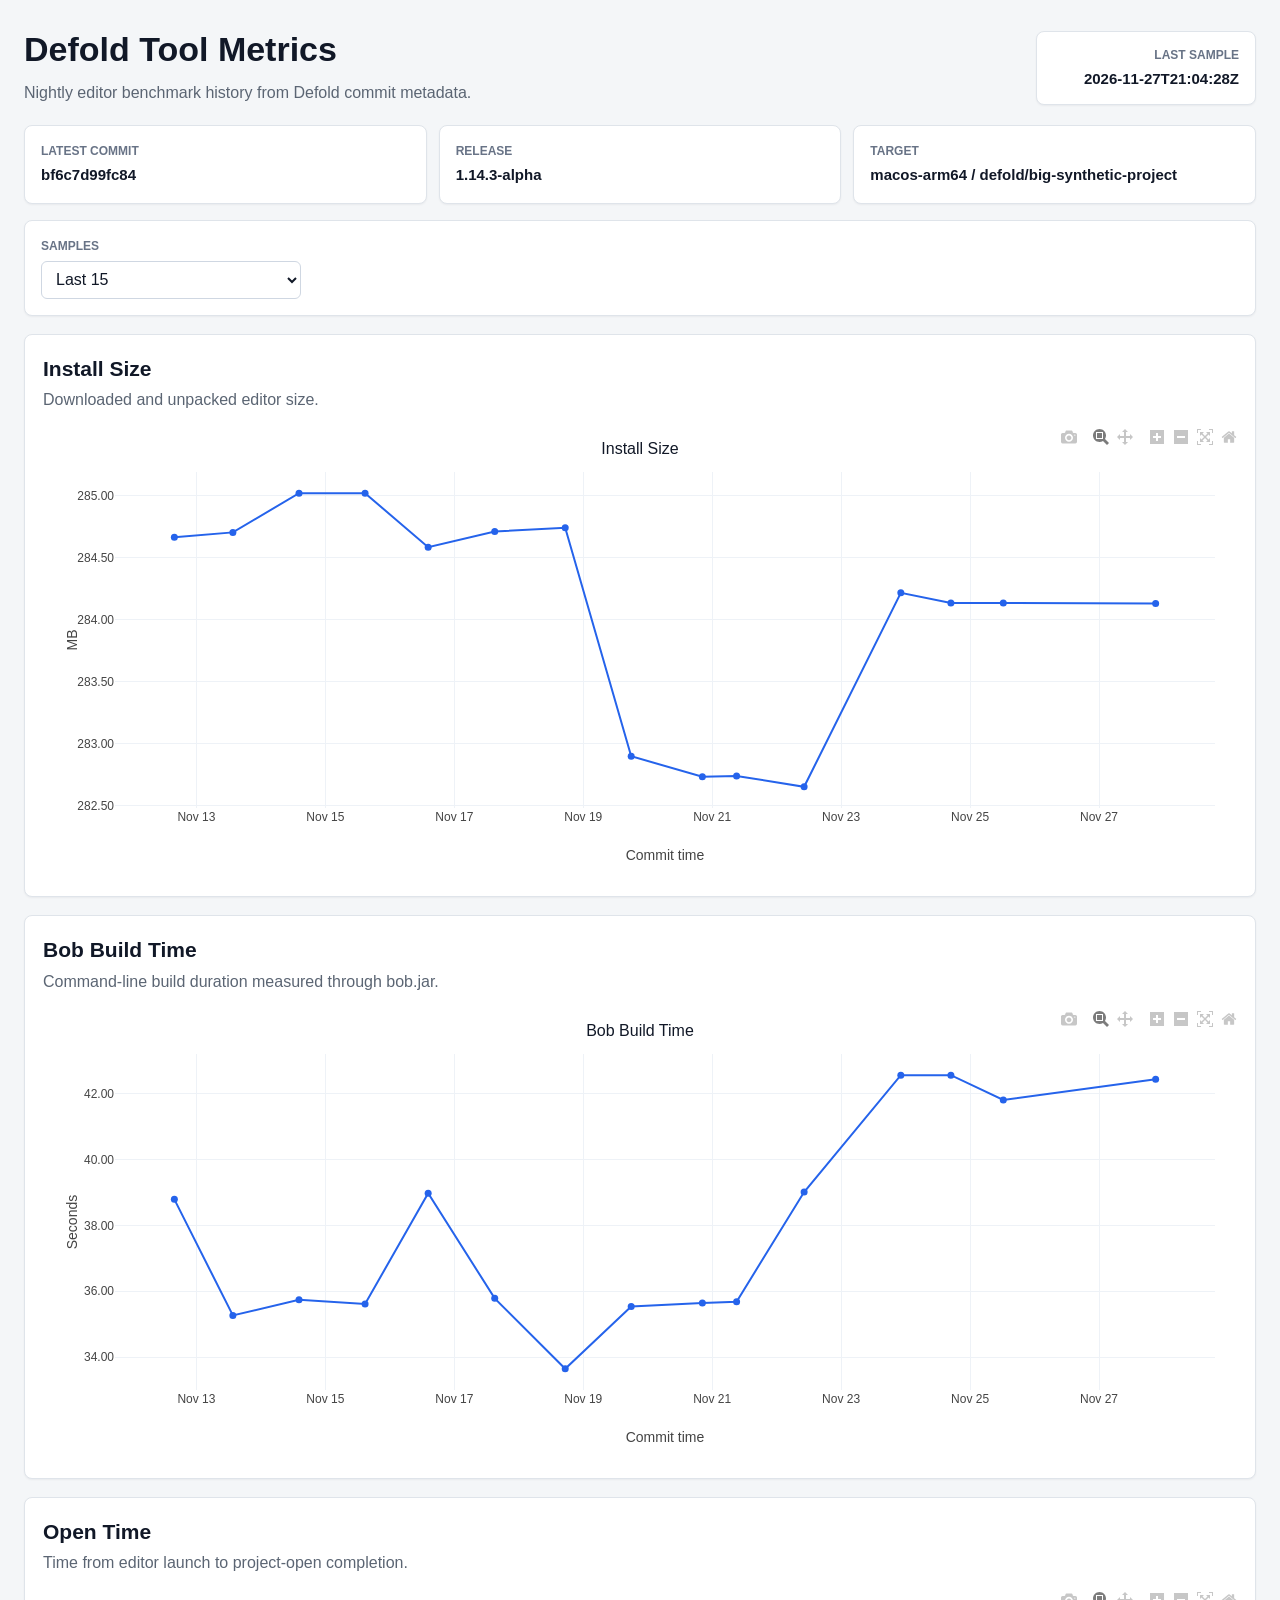
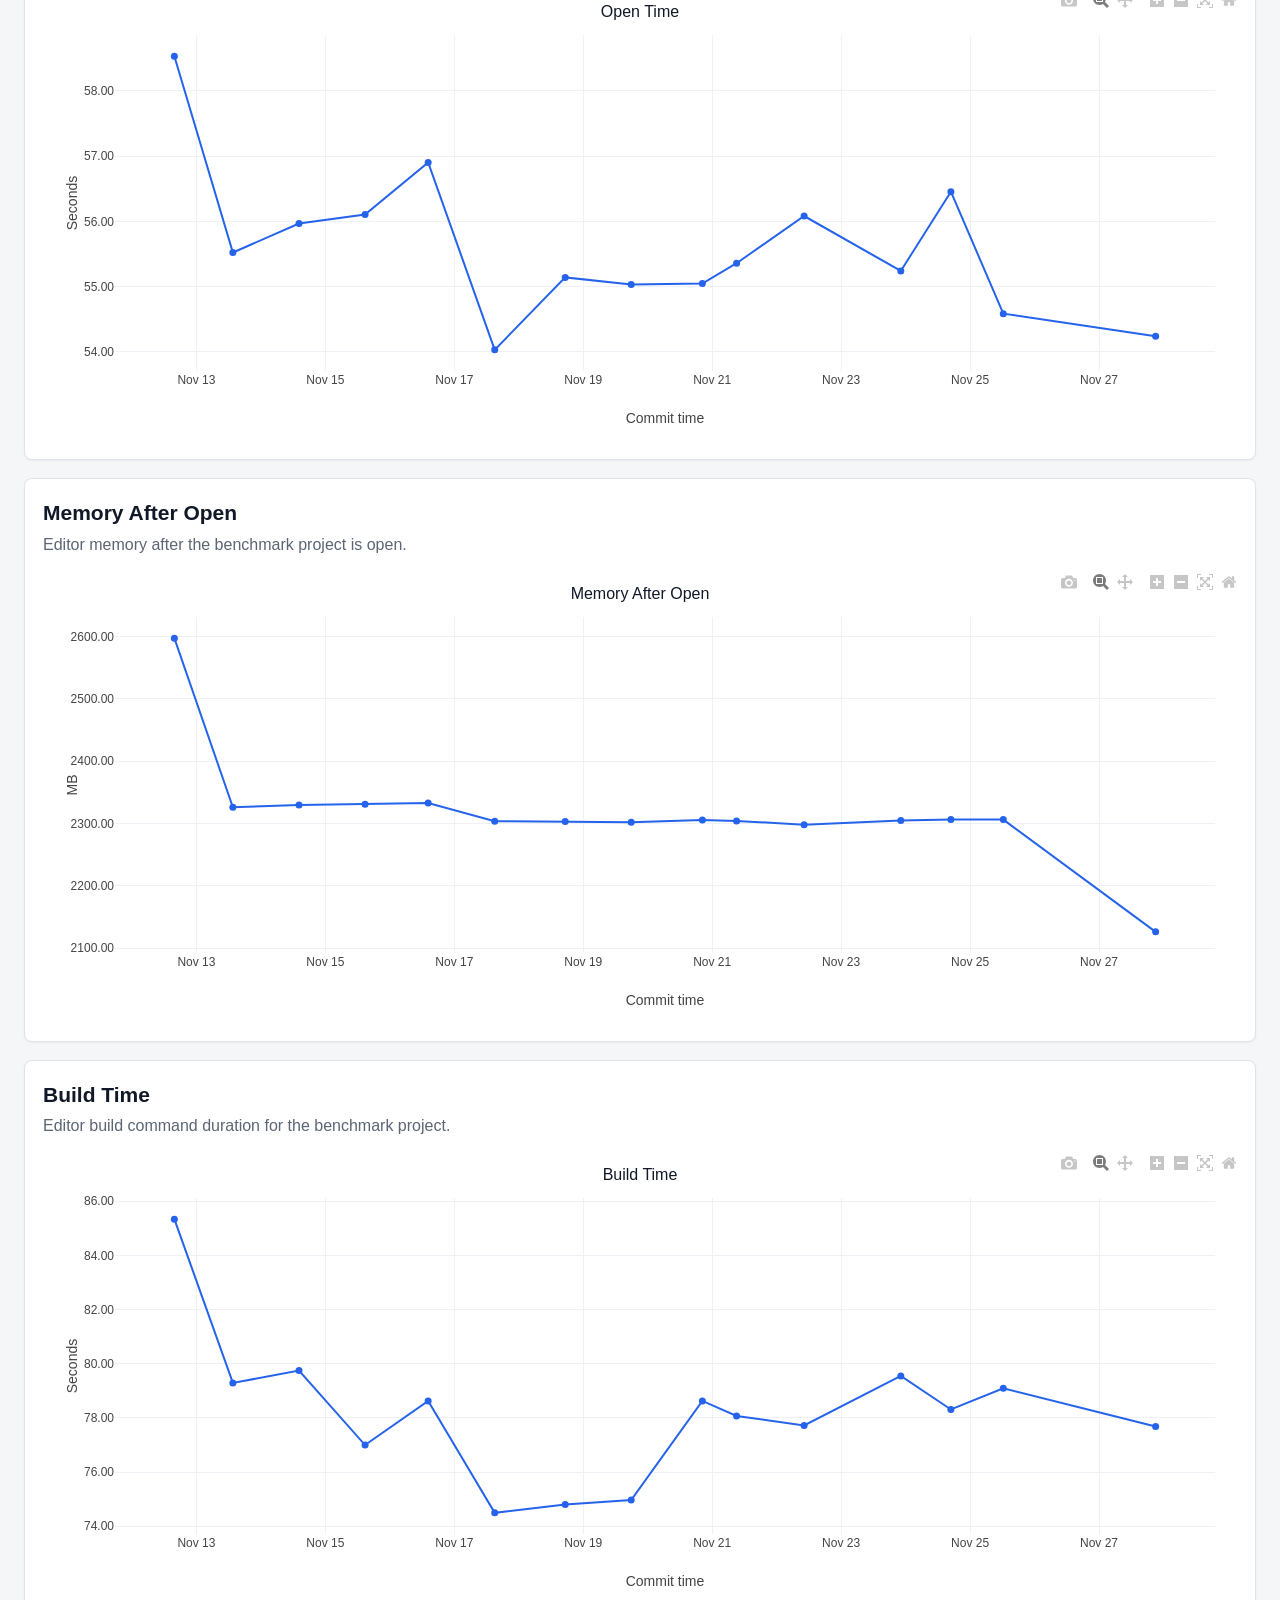
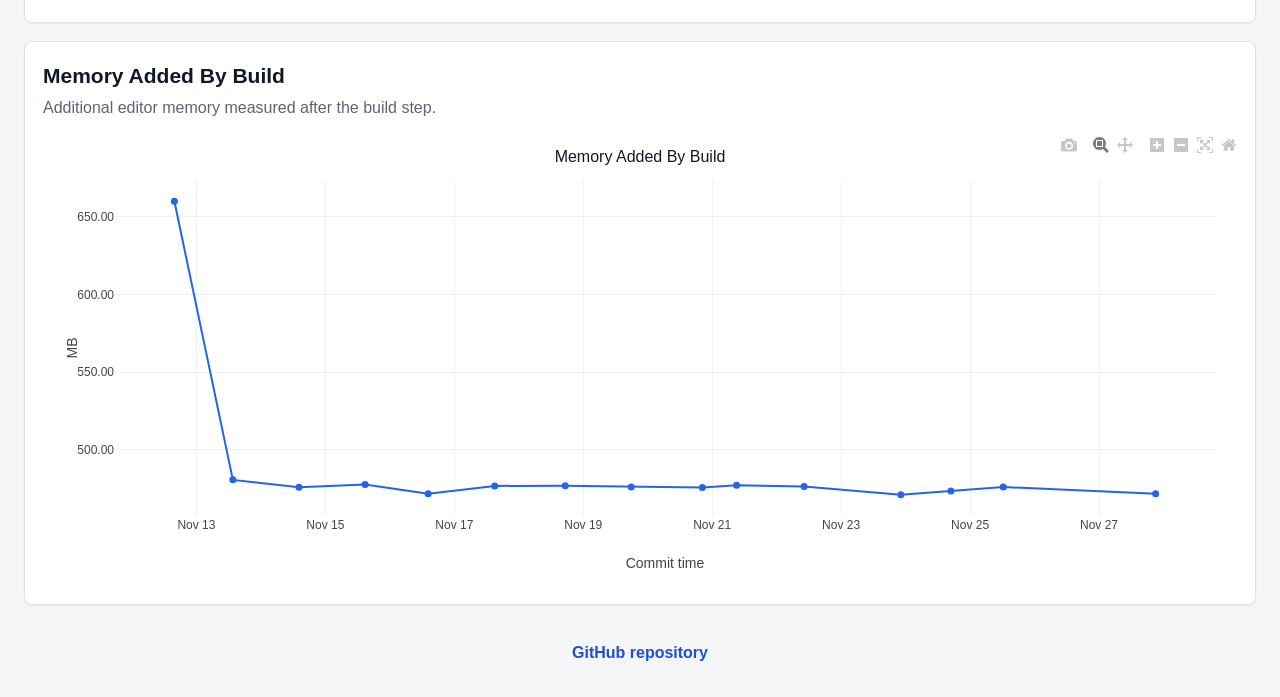
<file: index.html>
<!DOCTYPE html>
<html lang="en">
<head>
    <meta charset="UTF-8">
    <meta name="viewport" content="width=device-width, initial-scale=1.0">
    <title>Defold Tool Metrics Dashboard</title>
    <link rel="stylesheet" href="tool-metrics/css/dashboard.css">
    <script src="https://cdn.plot.ly/plotly-2.35.2.min.js"></script>
</head>
<body>
    <div class="container">
        <header class="page-header">
            <div>
                <h1>Defold Tool Metrics</h1>
                <p>Nightly editor benchmark history from Defold commit metadata.</p>
            </div>
            <div class="header-meta">
                <span>Last sample</span>
                <strong id="last-updated">Loading...</strong>
            </div>
        </header>

        <section class="summary-grid" aria-label="Latest sample summary">
            <div class="summary-card">
                <span>Latest Commit</span>
                <strong id="summary-commit">-</strong>
            </div>
            <div class="summary-card">
                <span>Release</span>
                <strong id="summary-release">-</strong>
            </div>
            <div class="summary-card">
                <span>Target</span>
                <strong id="summary-target">-</strong>
            </div>
        </section>

        <section class="controls" aria-label="Dashboard filters">
            <div class="control-group">
                <label for="sample-limit-filter">Samples</label>
                <select id="sample-limit-filter">
                    <option value="15" selected>Last 15</option>
                    <option value="20">Last 20</option>
                    <option value="50">Last 50</option>
                    <option value="100">Last 100</option>
                    <option value="">All</option>
                </select>
            </div>
        </section>

        <main>
            <section class="chart-section">
                <div class="chart-header">
                    <div>
                        <h2>Install Size</h2>
                        <p>Downloaded and unpacked editor size.</p>
                    </div>
                </div>
                <div class="chart-container">
                    <div id="install-size-chart"></div>
                </div>
            </section>

            <section class="chart-section">
                <div class="chart-header">
                    <div>
                        <h2>Bob Build Time</h2>
                        <p>Command-line build duration measured through bob.jar.</p>
                    </div>
                </div>
                <div class="chart-container">
                    <div id="bob-build-time-chart"></div>
                </div>
            </section>

            <section class="chart-section">
                <div class="chart-header">
                    <div>
                        <h2>Open Time</h2>
                        <p>Time from editor launch to project-open completion.</p>
                    </div>
                </div>
                <div class="chart-container">
                    <div id="open-time-chart"></div>
                </div>
            </section>

            <section class="chart-section">
                <div class="chart-header">
                    <div>
                        <h2>Memory After Open</h2>
                        <p>Editor memory after the benchmark project is open.</p>
                    </div>
                </div>
                <div class="chart-container">
                    <div id="memory-after-open-chart"></div>
                </div>
            </section>

            <section class="chart-section">
                <div class="chart-header">
                    <div>
                        <h2>Build Time</h2>
                        <p>Editor build command duration for the benchmark project.</p>
                    </div>
                </div>
                <div class="chart-container">
                    <div id="build-time-chart"></div>
                </div>
            </section>

            <section class="chart-section">
                <div class="chart-header">
                    <div>
                        <h2>Memory Added By Build</h2>
                        <p>Additional editor memory measured after the build step.</p>
                    </div>
                </div>
                <div class="chart-container">
                    <div id="memory-added-by-build-chart"></div>
                </div>
            </section>
        </main>

        <footer>
            <a href="https://github.com/defold/tool-metrics">GitHub repository</a>
        </footer>
    </div>

    <script src="tool-metrics/js/dashboard.js"></script>
</body>
</html>
</file>
<file: tool-metrics/css/dashboard.css>
* {
    box-sizing: border-box;
}

body {
    margin: 0;
    background: #f4f6f8;
    color: #1f2937;
    font-family: -apple-system, BlinkMacSystemFont, "Segoe UI", Roboto, Helvetica, Arial, sans-serif;
    line-height: 1.5;
}

.container {
    width: min(1440px, 100%);
    margin: 0 auto;
    padding: 24px;
}

.page-header {
    display: flex;
    align-items: flex-end;
    justify-content: space-between;
    gap: 24px;
    margin-bottom: 20px;
}

.page-header h1 {
    margin: 0 0 6px;
    font-size: 34px;
    font-weight: 650;
    letter-spacing: 0;
    color: #111827;
}

.page-header p {
    margin: 0;
    color: #5b6573;
}

.header-meta,
.summary-card,
.controls,
.chart-section {
    background: #ffffff;
    border: 1px solid #dfe4ea;
    border-radius: 8px;
    box-shadow: 0 1px 2px rgba(17, 24, 39, 0.05);
}

.header-meta {
    min-width: 220px;
    padding: 14px 16px;
    text-align: right;
}

.header-meta span,
.summary-card span,
.control-group label {
    display: block;
    color: #687386;
    font-size: 12px;
    font-weight: 650;
    letter-spacing: 0;
    text-transform: uppercase;
}

.header-meta strong,
.summary-card strong {
    display: block;
    margin-top: 4px;
    color: #111827;
    font-size: 15px;
    font-weight: 650;
}

.summary-grid {
    display: grid;
    grid-template-columns: repeat(3, minmax(0, 1fr));
    gap: 12px;
    margin-bottom: 16px;
}

.summary-card {
    min-width: 0;
    padding: 16px;
}

.summary-card strong {
    overflow: hidden;
    text-overflow: ellipsis;
    white-space: nowrap;
}

.controls {
    display: grid;
    grid-template-columns: minmax(150px, 260px);
    gap: 14px;
    margin-bottom: 18px;
    padding: 16px;
}

.control-group {
    min-width: 0;
}

.control-group label {
    margin-bottom: 6px;
}

.control-group select,
.control-group input {
    width: 100%;
    min-height: 38px;
    padding: 8px 10px;
    color: #111827;
    background: #ffffff;
    border: 1px solid #cfd7e2;
    border-radius: 6px;
    font: inherit;
}

.control-group select:focus,
.control-group input:focus {
    outline: none;
    border-color: #2563eb;
    box-shadow: 0 0 0 3px rgba(37, 99, 235, 0.16);
}

.chart-section {
    margin-bottom: 18px;
    overflow: hidden;
}

.chart-header {
    display: flex;
    align-items: flex-start;
    justify-content: space-between;
    gap: 16px;
    padding: 18px 18px 0;
}

.chart-header h2 {
    margin: 0 0 4px;
    color: #111827;
    font-size: 21px;
    font-weight: 650;
    letter-spacing: 0;
}

.chart-header p {
    margin: 0;
    color: #5b6573;
}

.chart-container {
    min-height: 460px;
    padding: 12px;
}

.chart-container > div {
    width: 100%;
    height: 460px;
}

.loading,
.error,
.empty {
    display: flex;
    align-items: center;
    justify-content: center;
    height: 100%;
    min-height: 360px;
    color: #5b6573;
    background: #f8fafc;
    border: 1px dashed #cfd7e2;
    border-radius: 8px;
}

.error {
    color: #b91c1c;
    background: #fff7f7;
    border-color: #fecaca;
}

footer {
    padding: 18px 0 8px;
    text-align: center;
}

footer a {
    color: #1d4ed8;
    font-weight: 650;
    text-decoration: none;
}

footer a:hover {
    text-decoration: underline;
}

@media (max-width: 980px) {
    .summary-grid,
    .controls {
        grid-template-columns: repeat(2, minmax(0, 1fr));
    }
}

@media (max-width: 720px) {
    .container {
        padding: 16px;
    }

    .page-header {
        align-items: stretch;
        flex-direction: column;
    }

    .page-header h1 {
        font-size: 28px;
    }

    .header-meta {
        text-align: left;
    }

    .summary-grid,
    .controls {
        grid-template-columns: 1fr;
    }

    .chart-container,
    .chart-container > div {
        min-height: 380px;
        height: 380px;
    }
}
</file>
